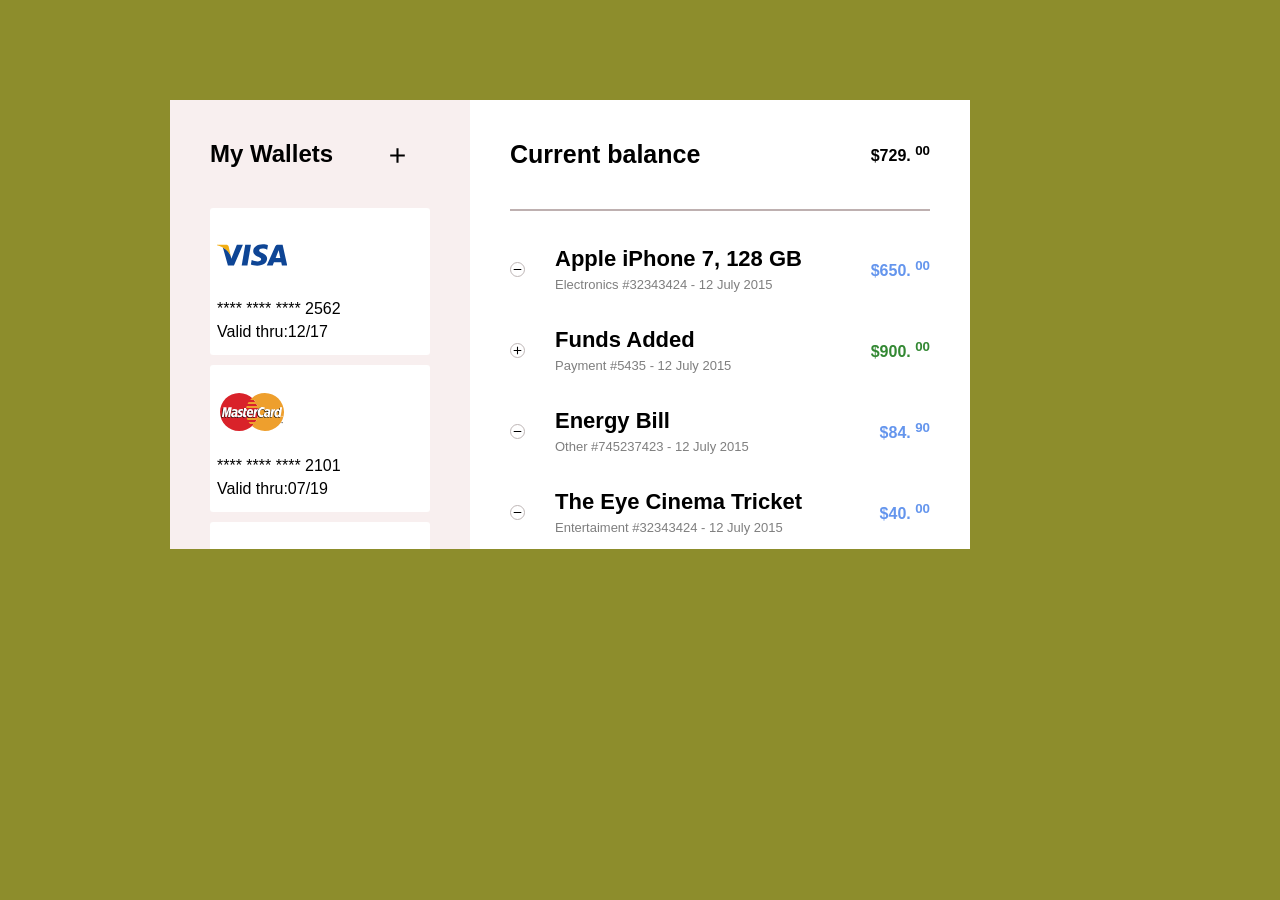
<file: index.html>
<!DOCTYPE html>
<html lang="en">
<head>
  <meta charset="UTF-8">
  <meta name="viewport" content="width=device-width, initial-scale=1.0">
  <meta http-equiv="X-UA-Compatible" content="ie=edge">
  <title>Loop 1 - Step 9</title>
  <link href="https://fonts.googleapis.com/css?family=Roboto:300,400,500,700" rel="stylesheet">
  <link rel="stylesheet" href="./styles.css" />
</head>
<body>
<header class="header"></header>
<main class="main">
  
<section class="money-transfer">
  <div class="container">
    <form class="form" action="https://echo.htmlacademy.ru/" method="POST">
      <h2 class="form__heading">
        My Wallets <img class="form__heading__plus-icon" src="./img/plus.svg" alt="Plus icon" width="25" height="25">
      </h2>

          <label class="form__label">
            <input  class="form__input visually-hidden" type="radio" name="Pay_Card">
            
            <span class="form__controller">
              <img class="form__logo" src="./img/visa.svg" alt="Visa's logo" width="70" height= "50">
              <span class="form__number">**** **** **** 2562</span>
              <span class="form__text">Valid thru:12/17</span>
            </span>
          </label>

          <label class="form__label">
            <input  class="form__input visually-hidden" type="radio" name="Pay_Card">
            
            <span class="form__controller">
              <img class="form__logo" src="./img/mastercard.svg" alt="Master card's logo" width="70" height= "50">
              <span class="form__number">**** **** **** 2101</span>
              <span class="form__text">Valid thru:07/19</span>
            </span>
          </label>

          <label class="form__label">
            <input  class="form__input visually-hidden" type="radio" name="Pay_Card">
            
            <span class="form__controller">
              <img class="form__logo" src="./img/maestro.svg" alt="Maestro's logo" width="70" height= "50">
              <span class="form__number">**** **** **** 8335</span>
              <span class="form__text">Valid thru:09/17</span>
            </span>
          </label>
    </form>

    <div class="balance">

      <div class="balance__info">
        <h3 class="balance__heading">
          Current balance
        </h3>

        <strong class="balance__info__strong">
          $729.
          <sup class="balance__info__sup">00</sup>
        </strong>
      </div>
      <ul class="balance__list">
        <li class="balance__item">
           <div class="balance__item__box">
            <img class="balance__icon" src="./img/minus.svg" alt="minus icon" width="15" height="15">
            <span class="balance__item__info">
              <span class="balance__item__heading">Apple iPhone 7, 128 GB</span>
              <span class="balance__item__text">Electronics #32343424 - 12 July 2015</span>
            </span>
           </div>

            <strong class="balance__item__strong">
              $650.
              <sup class="balance__item__sup">00</sup>
            </strong>
        </li>

          <li class="balance__item">
            <div class="balance__item__box">
              <img class="balance__icon" src="./img/plus.svg" alt="minus icon" width="15" height="15">

              <span class="balance__item__info">
                <span class="balance__item__heading">Funds Added</span>
                <span class="balance__item__text">Payment #5435 - 12 July 2015</span>
              </span>
            </div>

            <strong class="balance__item__strong balance__item__strong--color">
              $900.
              <sup class="balance__item__sup">00</sup>
            </strong>
          </li>

          <li class="balance__item">
            <div class="balance__item__box">

              <img class="balance__icon" src="./img/minus.svg" alt="minus icon" width="15" height="15">

              <span class="balance__item__info">

                <span class="balance__item__heading">Energy Bill</span>
                  <span class="balance__item__text">Other #745237423 - 12 July 2015</span>

                </span>

            </div>

            <strong class="balance__item__strong">
               $84.
              <sup class="balance__item__sup">90</sup>
            </strong>
          </li>

          <li class="balance__item">
            <div class="balance__item__box">

              <img class="balance__icon" src="./img/minus.svg" alt="minus icon" width="15" height="15">

              <span class="balance__item__info">

                <span class="balance__item__heading">The Eye Cinema Tricket</span>
                  <span class="balance__item__text">Entertaiment #32343424 - 12 July 2015</span>

                </span>

            </div>

            <strong class="balance__item__strong">
               $40.
              <sup class="balance__item__sup">00</sup>
            </strong>
          </li>

          <li class="balance__item">
            <div class="balance__item__box">

              <img class="balance__icon" src="./img/minus.svg" alt="minus icon" width="15" height="15">

              <span class="balance__item__info">

                <span class="balance__item__heading">Mc Food Restaurant</span>
                <span class="balance__item__text">Cafes #32448 - 10 July 2015</span>

              </span>

            </div>

            <strong class="balance__item__strong">
              $10.
              <sup class="balance__item__sup">50</sup>
            </strong>
          </li>

          <li class="balance__item">
            <div class="balance__item__box">

              <img class="balance__icon" src="./img/minus.svg" alt="minus icon" width="15" height="15">

              <span class="balance__item__info">

                <span class="balance__item__heading">Gas Station</span>
                <span class="balance__item__text">Other #2138453 - 10 July 2015</span>

              </span>

            </div>

            <strong class="balance__item__strong">
              $30.
              <sup class="balance__item__sup">00</sup>
            </strong>
          </li>

      </ul>
    </div>
  </div>
</section>
  
</main>
<footer class="footer"></footer>

</body>
</html>
</file>
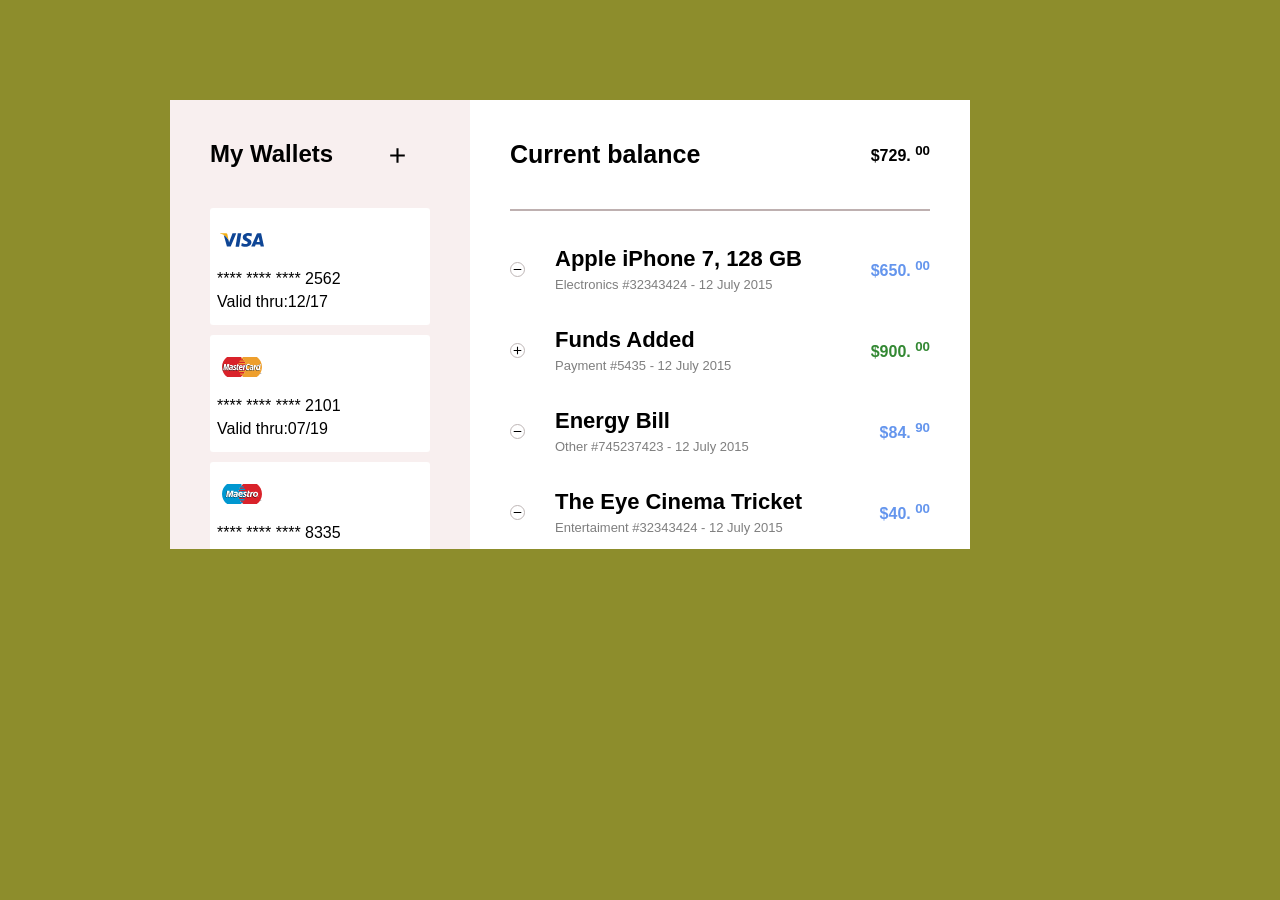
<file: assets/index.html>
<!DOCTYPE html>
<html lang="en">
<head>
  <meta charset="UTF-8">
  <meta name="viewport" content="width=device-width, initial-scale=1.0">
  <meta http-equiv="X-UA-Compatible" content="ie=edge">
  <title>Loop 1 - Step 9</title>
  <link href="https://fonts.googleapis.com/css?family=Roboto:300,400,500,700" rel="stylesheet">
  <link rel="stylesheet" href="./styles.css" />
</head>
<body>
<header class="header"></header>
<main class="main">
  
<section class="money-transfer">
  <div class="container">
    <form class="form" action="https://echo.htmlacademy.ru/" method="POST">
      <h2 class="form__heading">
        My Wallets <img class="form__heading__plus-icon" src="../assets/img/plus.svg" alt="Plus icon" width="25" height="25">
      </h2>

          <label class="form__label">
            <input  class="form__input visually-hidden" type="radio" name="Pay_Card">
            
            <span class="form__controller">
              <img class="form__logo" src="./img/visa.svg" alt="Visa's logo" width="50" height= "20">
              <span class="form__number">**** **** **** 2562</span>
              <span class="form__text">Valid thru:12/17</span>
            </span>
          </label>

          <label class="form__label">
            <input  class="form__input visually-hidden" type="radio" name="Pay_Card">
            
            <span class="form__controller">
              <img class="form__logo" src="./img/mastercard.svg" alt="Master card's logo" width="50" height= "20">
              <span class="form__number">**** **** **** 2101</span>
              <span class="form__text">Valid thru:07/19</span>
            </span>
          </label>

          <label class="form__label">
            <input  class="form__input visually-hidden" type="radio" name="Pay_Card">
            
            <span class="form__controller">
              <img class="form__logo" src="./img/maestro.svg" alt="Maestro's logo" width="50" height= "20">
              <span class="form__number">**** **** **** 8335</span>
              <span class="form__text">Valid thru:09/17</span>
            </span>
          </label>
    </form>

    <div class="balance">

      <div class="balance__info">
        <h3 class="balance__heading">
          Current balance
        </h3>

        <strong class="balance__info__strong">
          $729.
          <sup class="balance__info__sup">00</sup>
        </strong>
      </div>
      <ul class="balance__list">
        <li class="balance__item">
           <div class="balance__item__box">
            <img class="balance__icon" src="./img/minus.svg" alt="minus icon" width="15" height="15">
            <span class="balance__item__info">
              <span class="balance__item__heading">Apple iPhone 7, 128 GB</span>
              <span class="balance__item__text">Electronics #32343424 - 12 July 2015</span>
            </span>
           </div>

            <strong class="balance__item__strong">
              $650.
              <sup class="balance__item__sup">00</sup>
            </strong>
        </li>

          <li class="balance__item">
            <div class="balance__item__box">
              <img class="balance__icon" src="./img/plus.svg" alt="minus icon" width="15" height="15">

              <span class="balance__item__info">
                <span class="balance__item__heading">Funds Added</span>
                <span class="balance__item__text">Payment #5435 - 12 July 2015</span>
              </span>
            </div>

            <strong class="balance__item__strong balance__item__strong--color">
              $900.
              <sup class="balance__item__sup">00</sup>
            </strong>
          </li>

          <li class="balance__item">
            <div class="balance__item__box">

              <img class="balance__icon" src="./img/minus.svg" alt="minus icon" width="15" height="15">

              <span class="balance__item__info">

                <span class="balance__item__heading">Energy Bill</span>
                  <span class="balance__item__text">Other #745237423 - 12 July 2015</span>

                </span>

            </div>

            <strong class="balance__item__strong">
               $84.
              <sup class="balance__item__sup">90</sup>
            </strong>
          </li>

          <li class="balance__item">
            <div class="balance__item__box">

              <img class="balance__icon" src="./img/minus.svg" alt="minus icon" width="15" height="15">

              <span class="balance__item__info">

                <span class="balance__item__heading">The Eye Cinema Tricket</span>
                  <span class="balance__item__text">Entertaiment #32343424 - 12 July 2015</span>

                </span>

            </div>

            <strong class="balance__item__strong">
               $40.
              <sup class="balance__item__sup">00</sup>
            </strong>
          </li>

          <li class="balance__item">
            <div class="balance__item__box">

              <img class="balance__icon" src="./img/minus.svg" alt="minus icon" width="15" height="15">

              <span class="balance__item__info">

                <span class="balance__item__heading">Mc Food Restaurant</span>
                <span class="balance__item__text">Cafes #32448 - 10 July 2015</span>

              </span>

            </div>

            <strong class="balance__item__strong">
              $10.
              <sup class="balance__item__sup">50</sup>
            </strong>
          </li>

          <li class="balance__item">
            <div class="balance__item__box">

              <img class="balance__icon" src="./img/minus.svg" alt="minus icon" width="15" height="15">

              <span class="balance__item__info">

                <span class="balance__item__heading">Gas Station</span>
                <span class="balance__item__text">Other #2138453 - 10 July 2015</span>

              </span>

            </div>

            <strong class="balance__item__strong">
              $30.
              <sup class="balance__item__sup">00</sup>
            </strong>
          </li>

      </ul>
    </div>
  </div>
</section>
  
</main>
<footer class="footer"></footer>

</body>
</html>
</file>
<file: styles.css>
html {
	height: 100%;
	box-sizing: border-box;
}

*,
::after,
::before {
	box-sizing: inherit;
	scroll-behavior: smooth;
}

body {
	margin: 0;
	padding: 0;
	font-family: 'Fraunces', 'Arial', sans-serif;
	font-size: 16px;
	font-weight: normal;
	background-color: rgb(141, 141, 44);
}

.container {
	width: 1140px;
	margin: 0 auto;
	padding: 0 20px;
}

img {
	vertical-align: middle;
	object-fit: cover;
}

.visually-hidden {
	position: absolute;
	width: 1px;
	height: 1px;
	margin: -1px;
	border: 0;
	padding: 0;
	clip: rect(0 0 0 0);
	overflow: hidden;
}

.money-transfer .container {
    display: flex;
    padding: 100px
}

/* Form */

.form {
    max-width: 300px;
    width: 100%;
    height: 449px;
    overflow: auto;
    padding: 40px;
    background-color: rgb(248, 239, 239);
}

.form__heading {
    margin: 0;
    margin-bottom: 40px;
    font-style: 25px;
}

.form__heading__plus-icon {
    margin-left: 45px;
}


.form__input:checked + .form__controller {
    border: 2px solid #295091;
}

.form__controller {
    display: flex;
    flex-direction: column;
    max-width: 230px;
    margin-bottom: 10px;
    padding-top: 10px;
    padding-left: 5px;
    padding-bottom: 5px;
    background-color: white;
    border: 2px solid transparent;
    border-radius: 3px;
}

.form__controller:hover {
    border: 2px solid rgb(83, 83, 187);
}


.form__logo {
    
    margin-top: 10px;
    margin-bottom: 20px;
}

.form__number {
    margin-bottom: 5px;
}

.form__text {
    margin-bottom: 7px;
}

/* Balance */

.balance {
    max-width: 500px;
    width: 100%;
    height: 449px;
    padding: 40px;
    overflow: auto;
    background-color: white;
}

.balance__info {
    display: flex;
    align-items: center;
    padding-bottom: 40px;
    border-bottom: 2px solid rgb(190, 176, 176);
    
}

.balance__heading {
    margin: 0;
    font-size: 25px;
}

.balance__info__strong {
    margin-left: auto;
}

.balance__list {
    margin: 0;
    padding: 0;
    list-style-type: none;
}

.balance__item {
    display: flex;
    justify-content: space-between;
    align-items: center;
    padding-top: 35px;
}

.balance__item__box {
    display: flex;
    align-items: center;
}

.balance__icon {
    border-radius: 50%;
    border: 1px solid rgb(190, 182, 182);
}

.balance__item__info {
    display: flex;
    flex-direction: column;
    margin-left: 30px;
}

.balance__item__heading {
    font-weight: 700;
    font-size: 22px;
    margin-bottom: 5px;
}

.balance__item__text {
    font-size: 13px;
    opacity: 0.5;
}

.balance__item__strong {
    color: cornflowerblue;
}

.balance__item__strong--color {
    color: rgb(51, 136, 51);
}
</file>
<file: assets/styles.css>
html {
	height: 100%;
	box-sizing: border-box;
}

*,
::after,
::before {
	box-sizing: inherit;
	scroll-behavior: smooth;
}

body {
	margin: 0;
	padding: 0;
	font-family: 'Fraunces', 'Arial', sans-serif;
	font-size: 16px;
	font-weight: normal;
	background-color: rgb(141, 141, 44);
}

.container {
	width: 1140px;
	margin: 0 auto;
	padding: 0 20px;
}

img {
	vertical-align: middle;
	object-fit: cover;
}

.visually-hidden {
	position: absolute;
	width: 1px;
	height: 1px;
	margin: -1px;
	border: 0;
	padding: 0;
	clip: rect(0 0 0 0);
	overflow: hidden;
}

.money-transfer .container {
    display: flex;
    padding: 100px
}

/* Form */

.form {
    max-width: 300px;
    width: 100%;
    height: 449px;
    overflow: auto;
    padding: 40px;
    background-color: rgb(248, 239, 239);
}

.form__heading {
    margin: 0;
    margin-bottom: 40px;
    font-style: 25px;
}

.form__heading__plus-icon {
    margin-left: 45px;
}


.form__input:checked + .form__controller {
    border: 2px solid #295091;
}

.form__controller {
    display: flex;
    flex-direction: column;
    max-width: 230px;
    margin-bottom: 10px;
    padding-top: 10px;
    padding-left: 5px;
    padding-bottom: 5px;
    background-color: white;
    border: 2px solid transparent;
    border-radius: 3px;
}

.form__controller:hover {
    border: 2px solid rgb(83, 83, 187);
}


.form__logo {
    
    margin-top: 10px;
    margin-bottom: 20px;
}

.form__number {
    margin-bottom: 5px;
}

.form__text {
    margin-bottom: 7px;
}

/* Balance */

.balance {
    max-width: 500px;
    width: 100%;
    height: 449px;
    padding: 40px;
    overflow: auto;
    background-color: white;
}

.balance__info {
    display: flex;
    align-items: center;
    padding-bottom: 40px;
    border-bottom: 2px solid rgb(190, 176, 176);
    
}

.balance__heading {
    margin: 0;
    font-size: 25px;
}

.balance__info__strong {
    margin-left: auto;
}

.balance__list {
    margin: 0;
    padding: 0;
    list-style-type: none;
}

.balance__item {
    display: flex;
    justify-content: space-between;
    align-items: center;
    padding-top: 35px;
}

.balance__item__box {
    display: flex;
    align-items: center;
}

.balance__icon {
    border-radius: 50%;
    border: 1px solid rgb(190, 182, 182);
}

.balance__item__info {
    display: flex;
    flex-direction: column;
    margin-left: 30px;
}

.balance__item__heading {
    font-weight: 700;
    font-size: 22px;
    margin-bottom: 5px;
}

.balance__item__text {
    font-size: 13px;
    opacity: 0.5;
}

.balance__item__strong {
    color: cornflowerblue;
}

.balance__item__strong--color {
    color: rgb(51, 136, 51);
}
</file>
